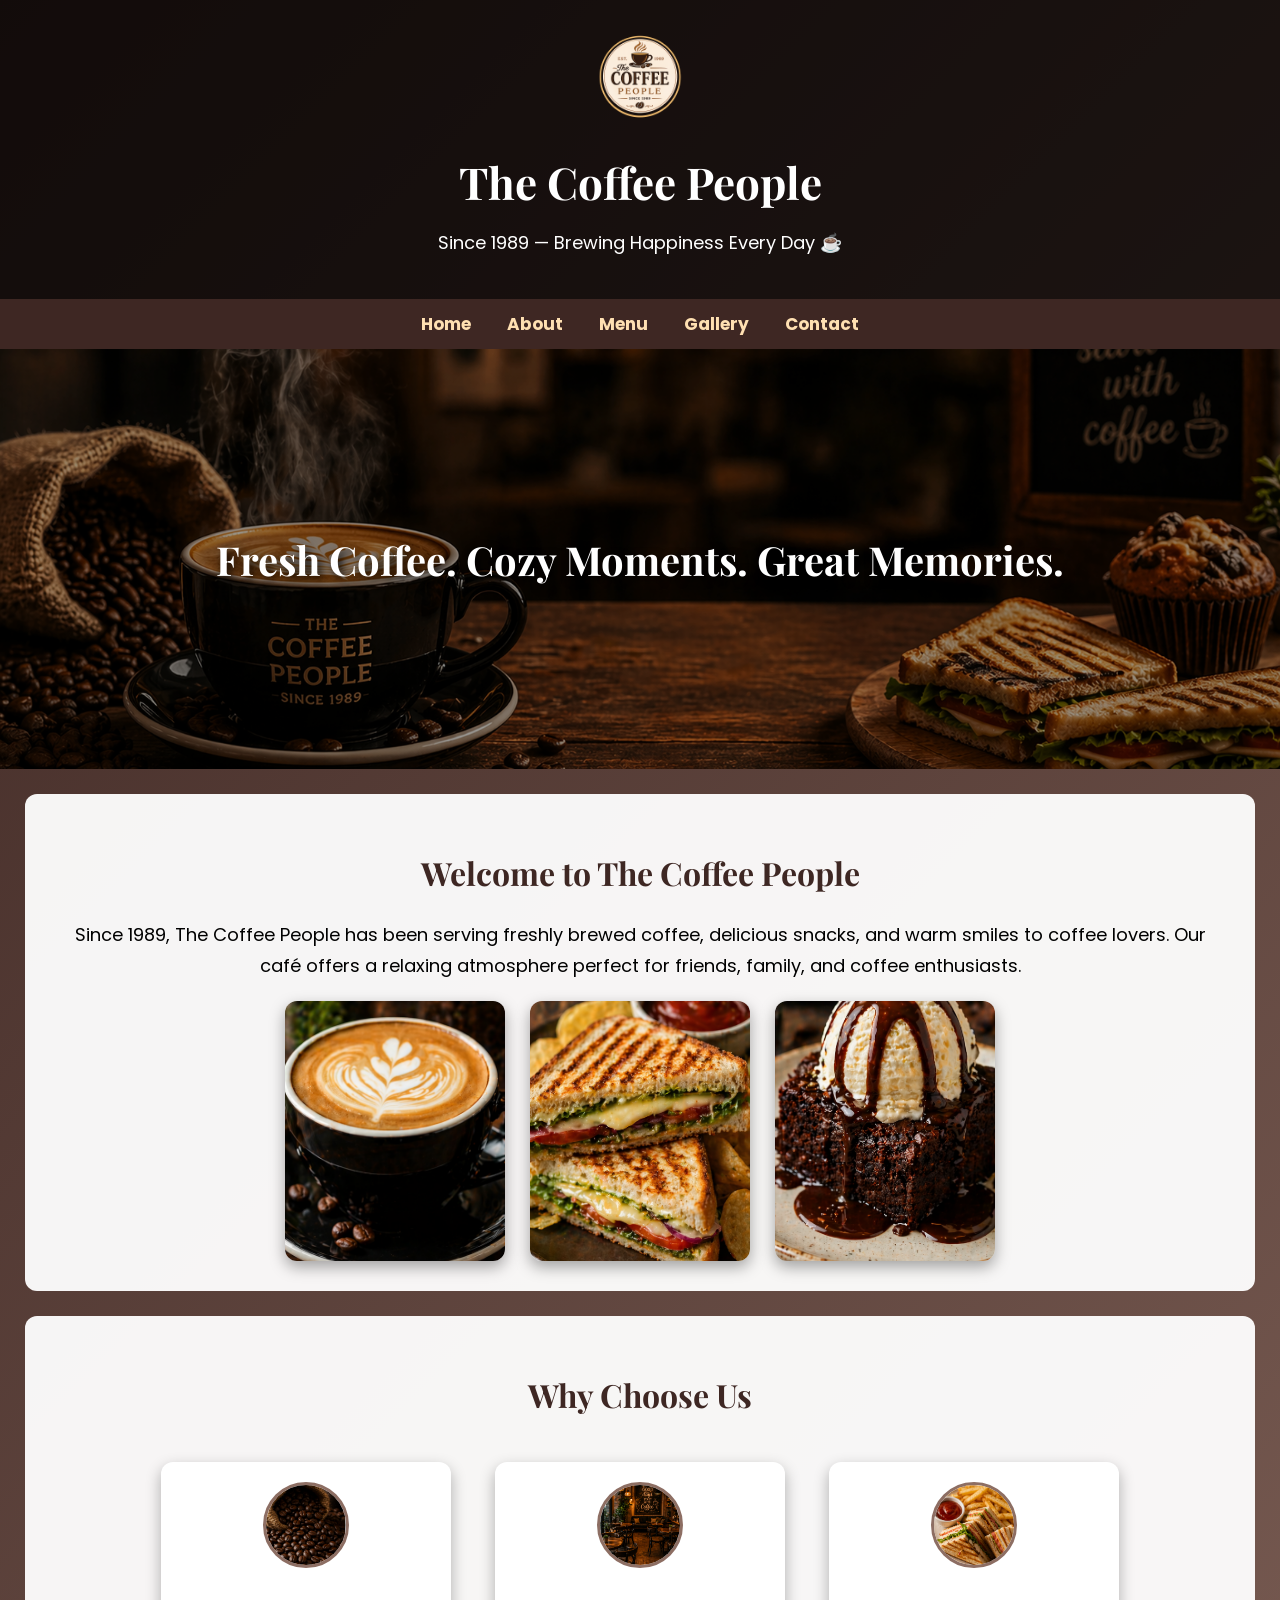
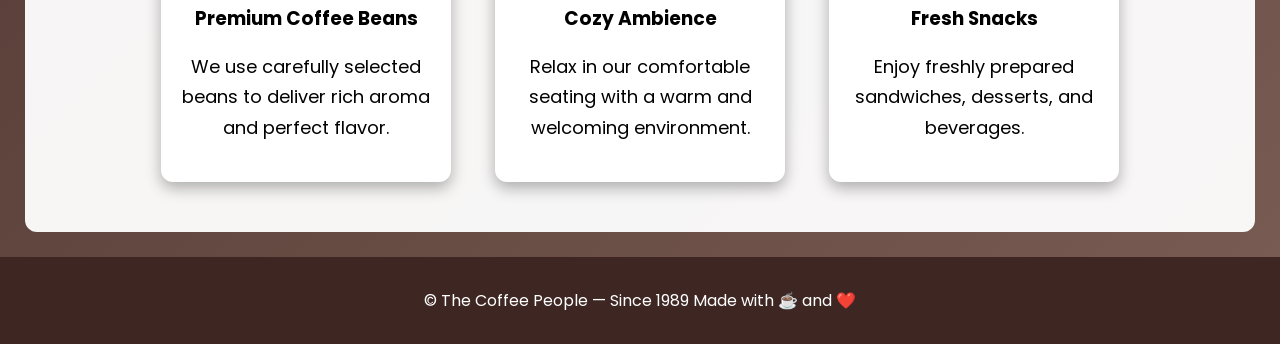
<file: index.html>
<!DOCTYPE html>
<html>
<head>
<title>The Coffee People</title>
<link rel="stylesheet" href="style.css">
</head>
<body>
<!-- Header -->
<header>
<img src="images/logo.png" class="logo">
<h1>The Coffee People</h1>
<p>Since 1989 — Brewing Happiness Every Day ☕</p>
</header>
<!-- Navigation -->
<nav>
<a href="index.html">Home</a>
<a href="about.html">About</a>
<a href="menu.html">Menu</a>
<a href="gallery.html">Gallery</a>
<a href="contact.html">Contact</a>
</nav>
<!-- Hero Banner -->
<div class="hero">
<h2 class="hero-text">
Fresh Coffee. Cozy Moments. Great Memories.
</h2>
</div>
<!-- Welcome Section -->
<div class="container">
<h2>Welcome to The Coffee People</h2>
<p>
Since 1989, The Coffee People has been serving
freshly brewed coffee, delicious snacks, and
warm smiles to coffee lovers.
  
Our café offers a relaxing atmosphere perfect
for friends, family, and coffee enthusiasts.
</p>
<!-- Food Images Row -->
<div class="food-row">
<img src="images/cafe1.png">
<img src="images/cafe2.png">
<img src="images/cafe3.png">
</div>
</div>
<!-- Highlights Section -->
<div class="container">
<h2>Why Choose Us</h2>
<div class="card">
<img src="images/beans.jpg" class="feature-img">
<h3>Premium Coffee Beans</h3>
<p>
We use carefully selected beans to deliver
rich aroma and perfect flavor.
</p>
</div>
<div class="card">
<img src="images/ambience.jpg" class="feature-img">
<h3>Cozy Ambience</h3>
<p>
Relax in our comfortable seating
with a warm and welcoming environment.
</p>
</div>  
<div class="card">
<img src="images/snacks.jpg" class="feature-img">
<h3>Fresh Snacks</h3>
<p>
Enjoy freshly prepared sandwiches,
desserts, and beverages.
</p>
</div>
</div>
<!-- Footer -->
<footer>
<p>
© The Coffee People — Since 1989  
Made with ☕ and ❤️
</p>
</footer>
</body>
</html>
</file>
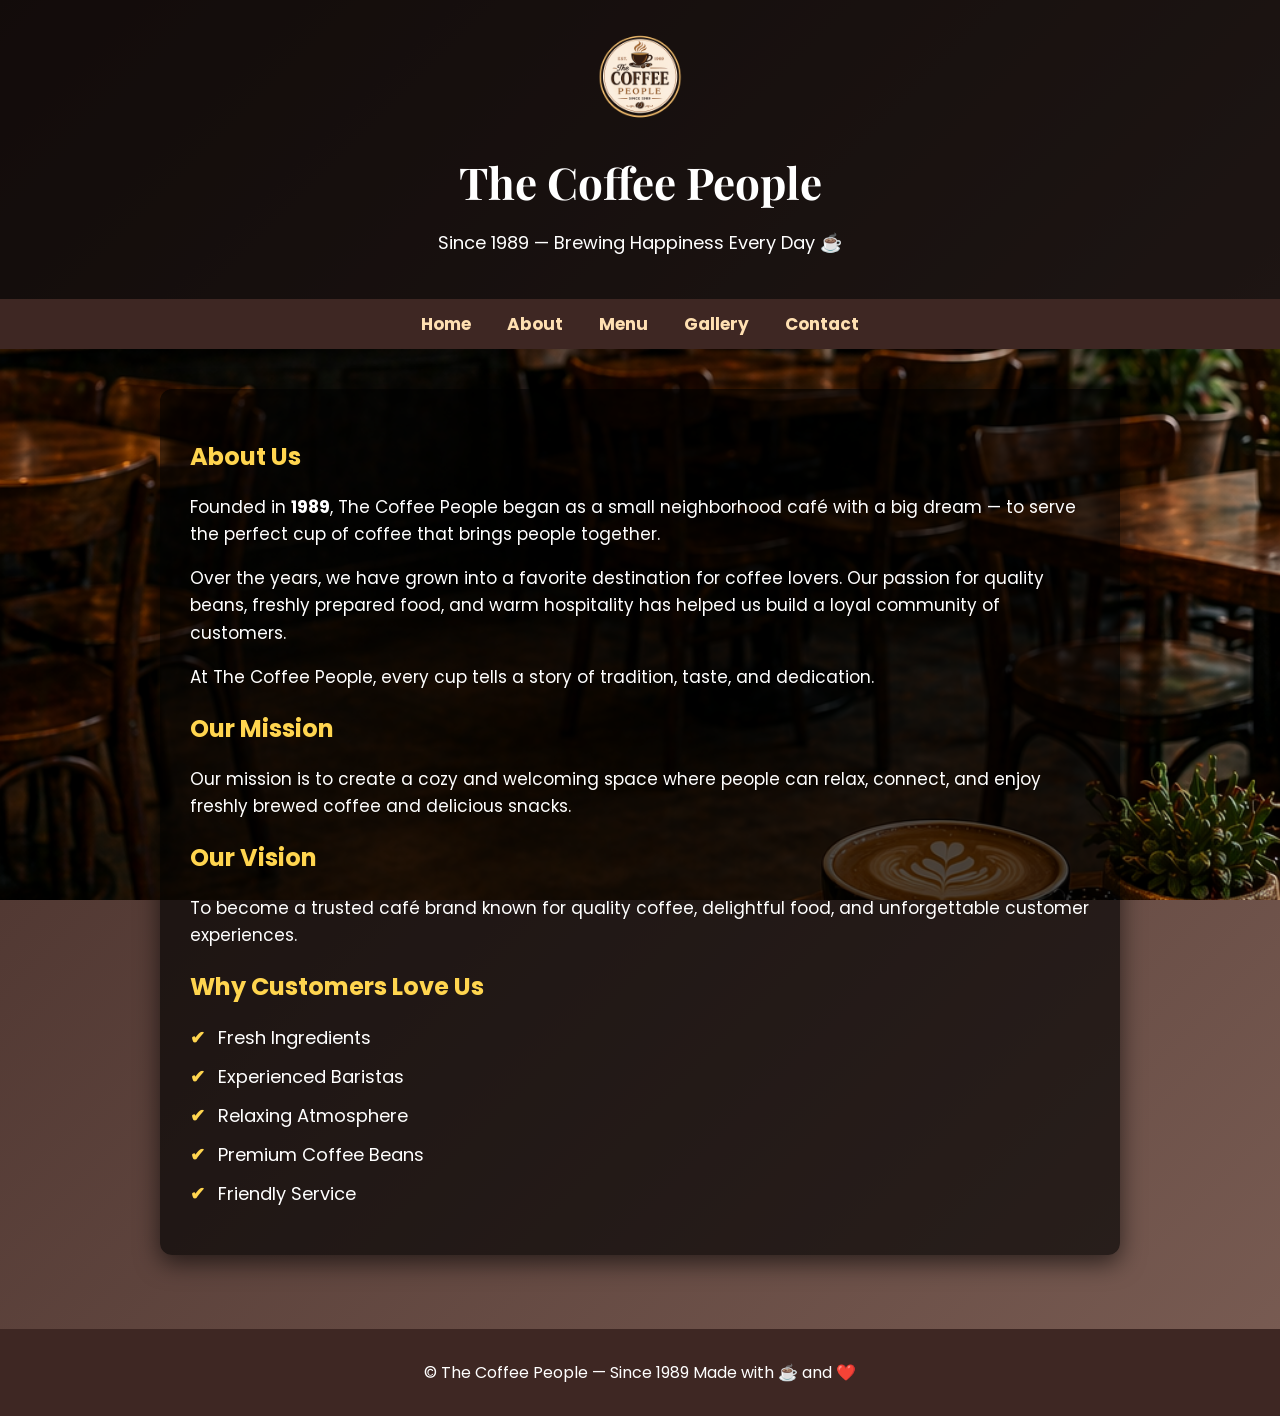
<file: about.html>
<!DOCTYPE html>
<html>
<head>
<title>About - The Coffee People</title>
<link rel="stylesheet" href="style.css">
</head>
<body>
<header>
<img src="images/logo.png" class="logo">
<h1>The Coffee People</h1>
<p>Since 1989 — Brewing Happiness Every Day ☕</p>
</header>
<nav>
<a href="index.html">Home</a>
<a href="about.html">About</a>
<a href="menu.html">Menu</a>
<a href="gallery.html">Gallery</a>
<a href="contact.html">Contact</a>
</nav>
<!-- Background Section -->
<div class="about-bg">
<div class="about-content">
<h2>About Us</h2>
<p>
Founded in <b>1989</b>, The Coffee People began as a
small neighborhood café with a big dream —
to serve the perfect cup of coffee that
brings people together.
</p>
<p>
Over the years, we have grown into a favorite
destination for coffee lovers. Our passion
for quality beans, freshly prepared food,
and warm hospitality has helped us build
a loyal community of customers.
</p>
<p>
At The Coffee People, every cup tells a story
of tradition, taste, and dedication.
</p>
<h2>Our Mission</h2>
<p>
Our mission is to create a cozy and welcoming
space where people can relax, connect,
and enjoy freshly brewed coffee and
delicious snacks.
</p>
<h2>Our Vision</h2>
<p>
To become a trusted café brand known for
quality coffee, delightful food,
and unforgettable customer experiences.
</p>
<h2>Why Customers Love Us</h2>
<ul class="love-list">
<li>Fresh Ingredients</li>
<li>Experienced Baristas</li>
<li>Relaxing Atmosphere</li>
<li>Premium Coffee Beans</li>
<li>Friendly Service</li>
</ul>
</div>
</div>
<footer>
<p>
© The Coffee People — Since 1989  
Made with ☕ and ❤️
</p>
</footer>
</body>
</html>
</file>
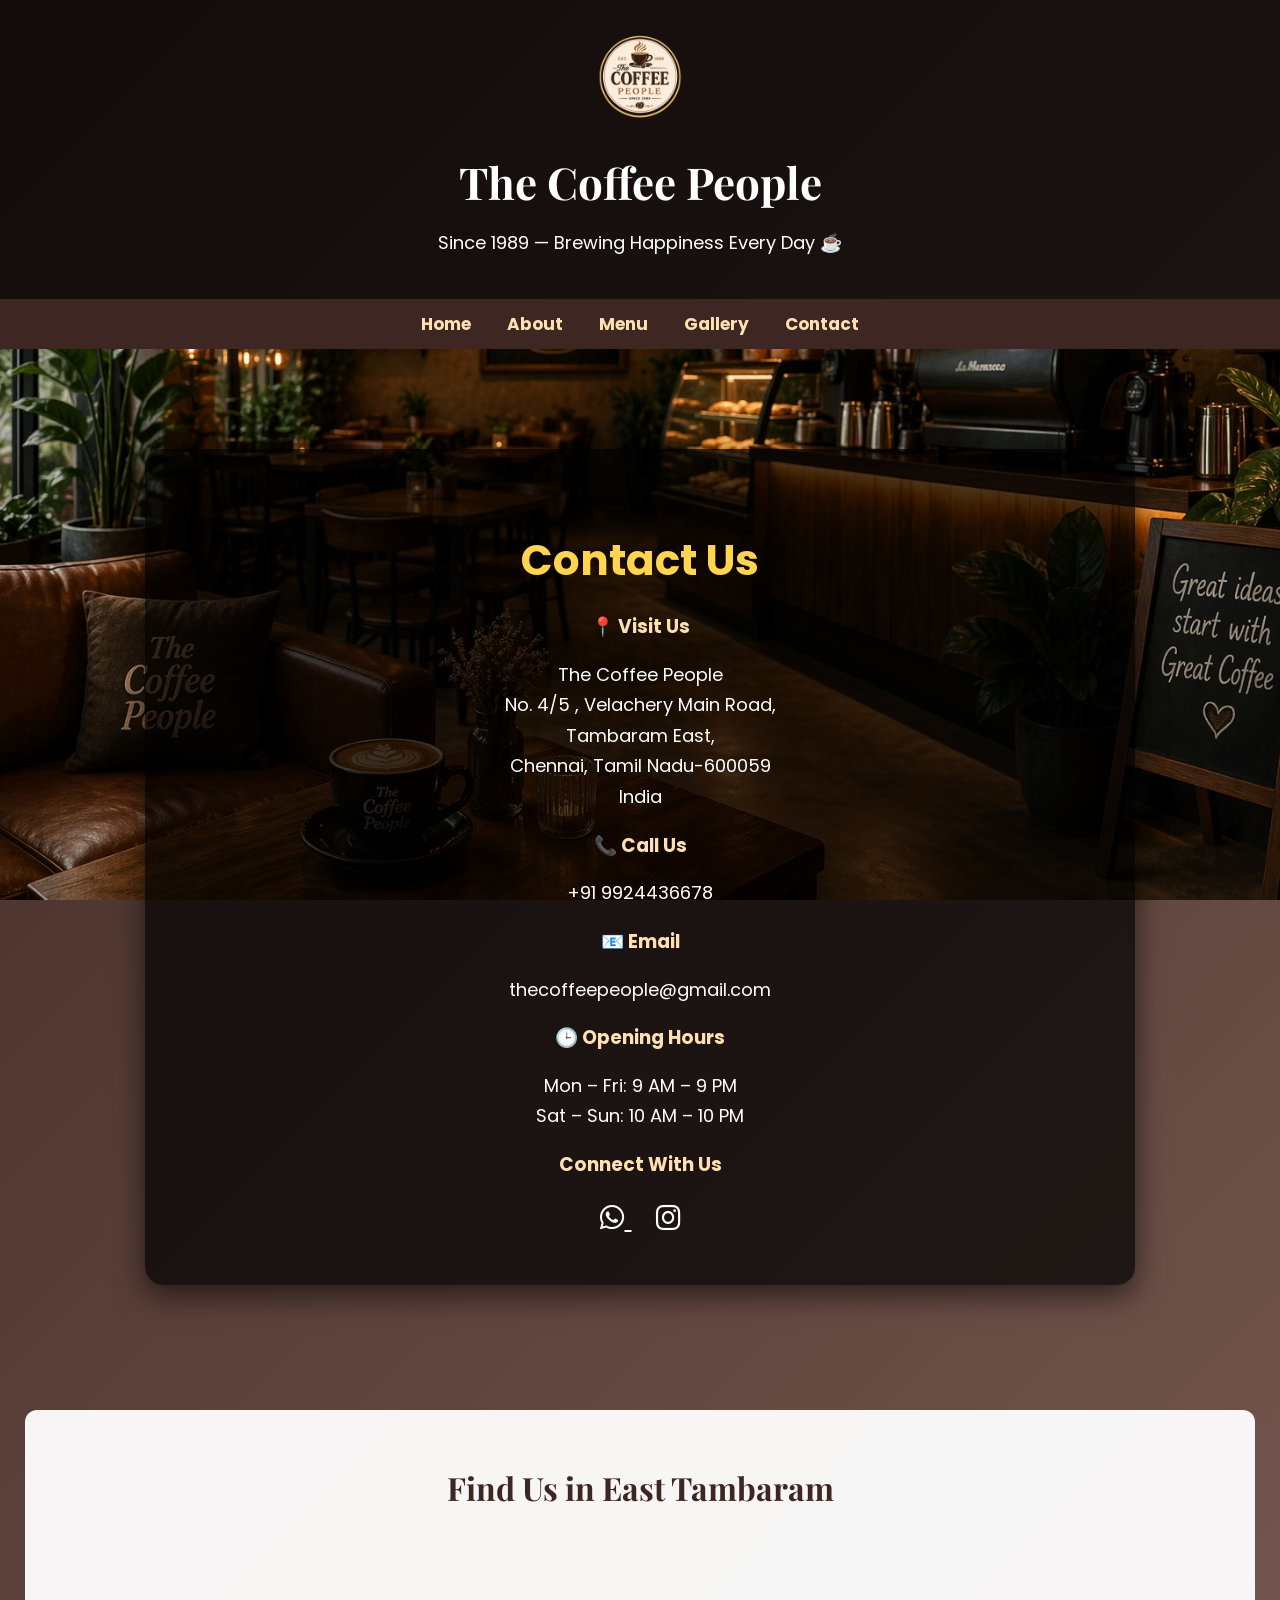
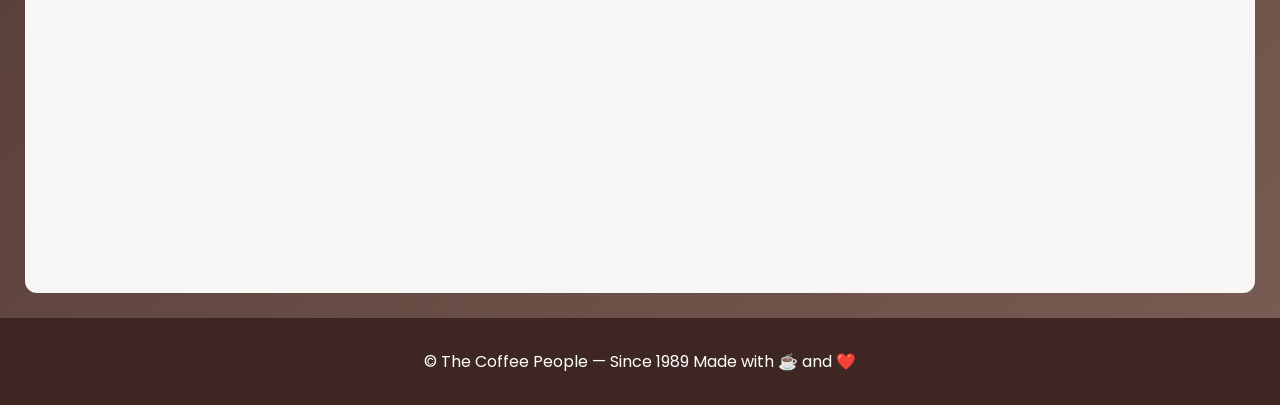
<file: contact.html>
<!DOCTYPE html>
<html>
<head>
<title>Contact - The Coffee People</title>
<link rel="stylesheet" href="style.css">
<!-- Icons Library -->
<link rel="stylesheet"
href="https://cdnjs.cloudflare.com/ajax/libs/font-awesome/6.5.0/css/all.min.css">
</head>
<body>
<header>
<img src="images/logo.png" class="logo">
<h1>The Coffee People</h1>
<p>Since 1989 — Brewing Happiness Every Day ☕</p>
</header>
<nav>
<a href="index.html">Home</a>
<a href="about.html">About</a>
<a href="menu.html">Menu</a>
<a href="gallery.html">Gallery</a>
<a href="contact.html">Contact</a>
</nav>
<!-- CONTACT BACKGROUND -->
<div class="contact-bg">
<div class="contact-overlay">
<h2>Contact Us</h2>
<h3>📍 Visit Us</h3>
<p>
The Coffee People<br>
No. 4/5 , Velachery Main Road,<br>
Tambaram East,<br>
Chennai, Tamil Nadu-600059<br>
India
</p>
<h3>📞 Call Us</h3>
<p>
+91 9924436678
</p>
<h3>📧 Email</h3>
<p>
thecoffeepeople@gmail.com
</p>
<h3>🕒 Opening Hours</h3>
<p>
Mon – Fri: 9 AM – 9 PM<br>
Sat – Sun: 10 AM – 10 PM
</p>
<!-- SOCIAL MEDIA -->
<h3>Connect With Us</h3>
<div class="social-icons">
<a href="#">
<i class="fab fa-whatsapp"></i>
</a>
<a href="#">
<i class="fab fa-instagram"></i>
</a>
</div>
</div>
</div>
<!-- MAP -->
<div class="container">
<h2>Find Us in East Tambaram</h2>
<div class="map-box">
<iframe 
src="https://www.google.com/maps?q=Tambaram,Chennai&output=embed"
width="100%" 
height="320"
style="border:0;"
allowfullscreen=""
loading="lazy">
</iframe>
</div>
</div>
<footer>
<p>
© The Coffee People — Since 1989  
Made with ☕ and ❤️
</p>
</footer>
</body>
</html>
</file>
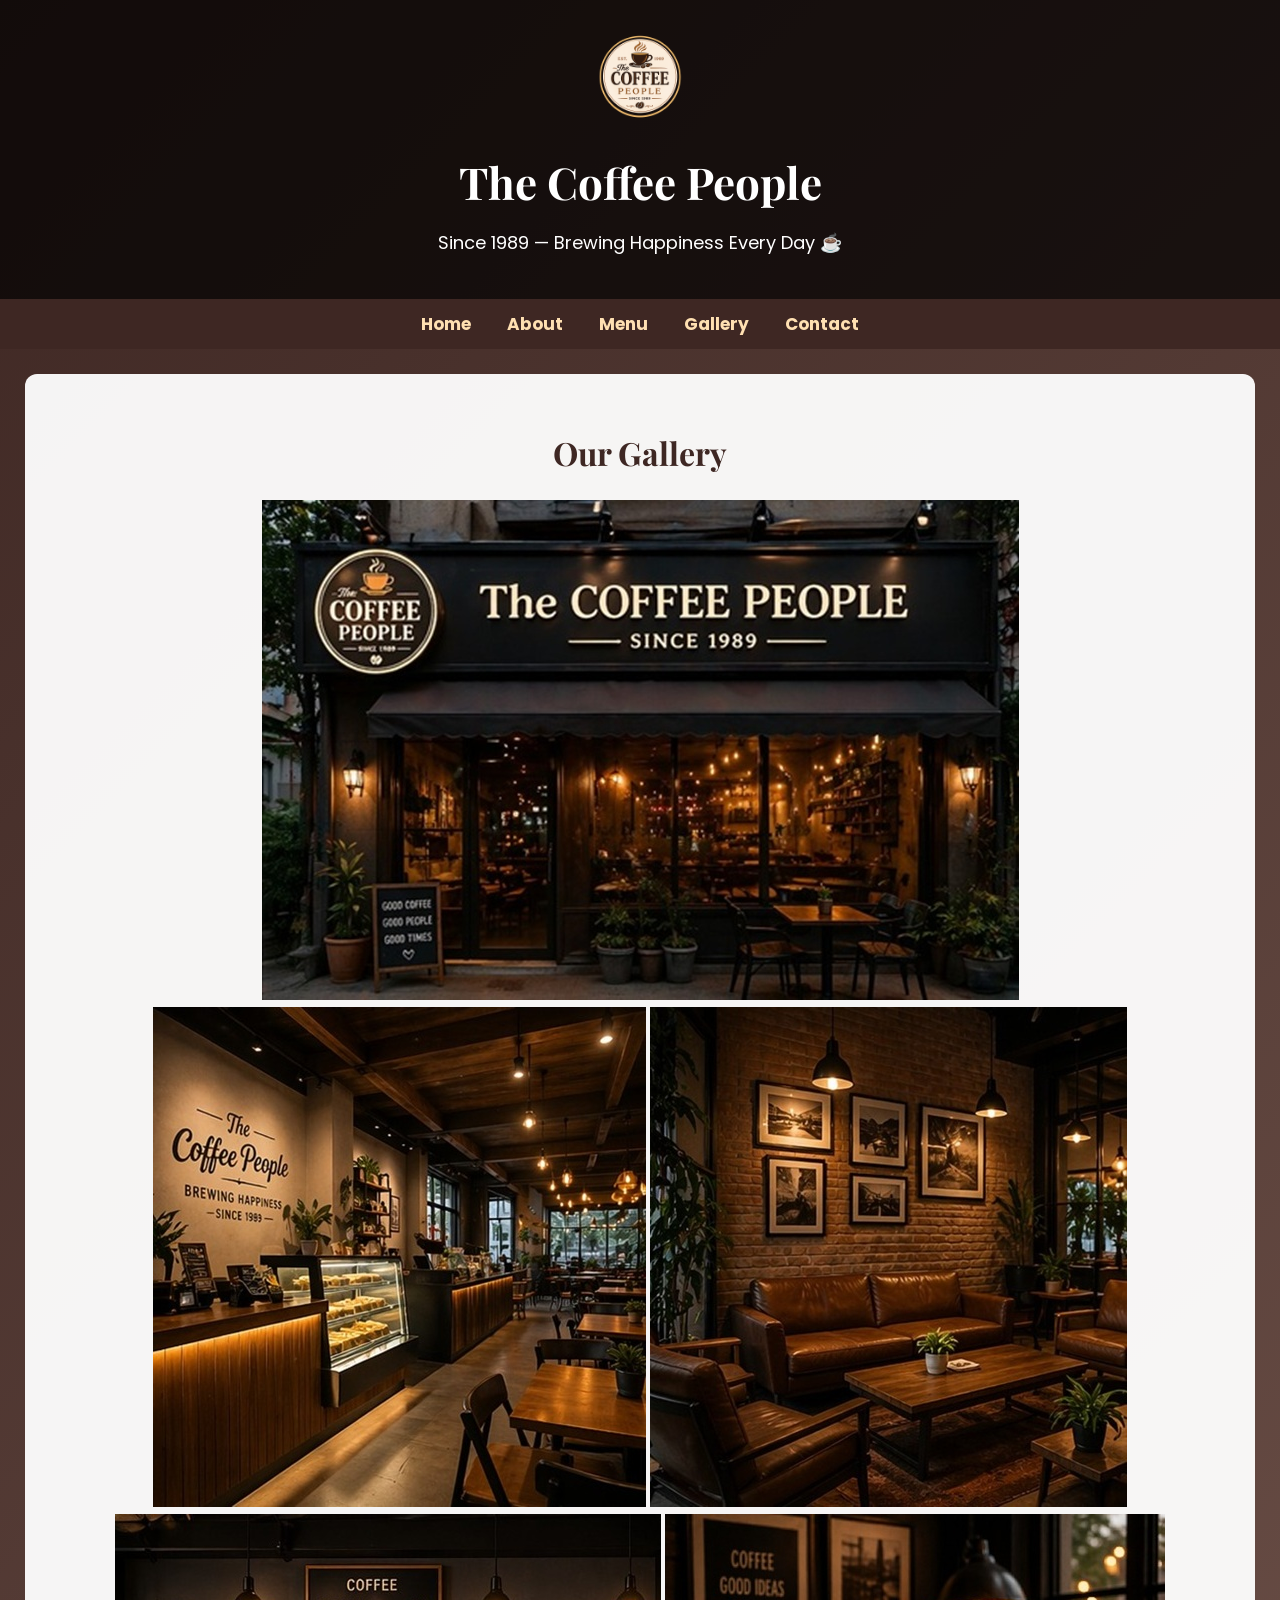
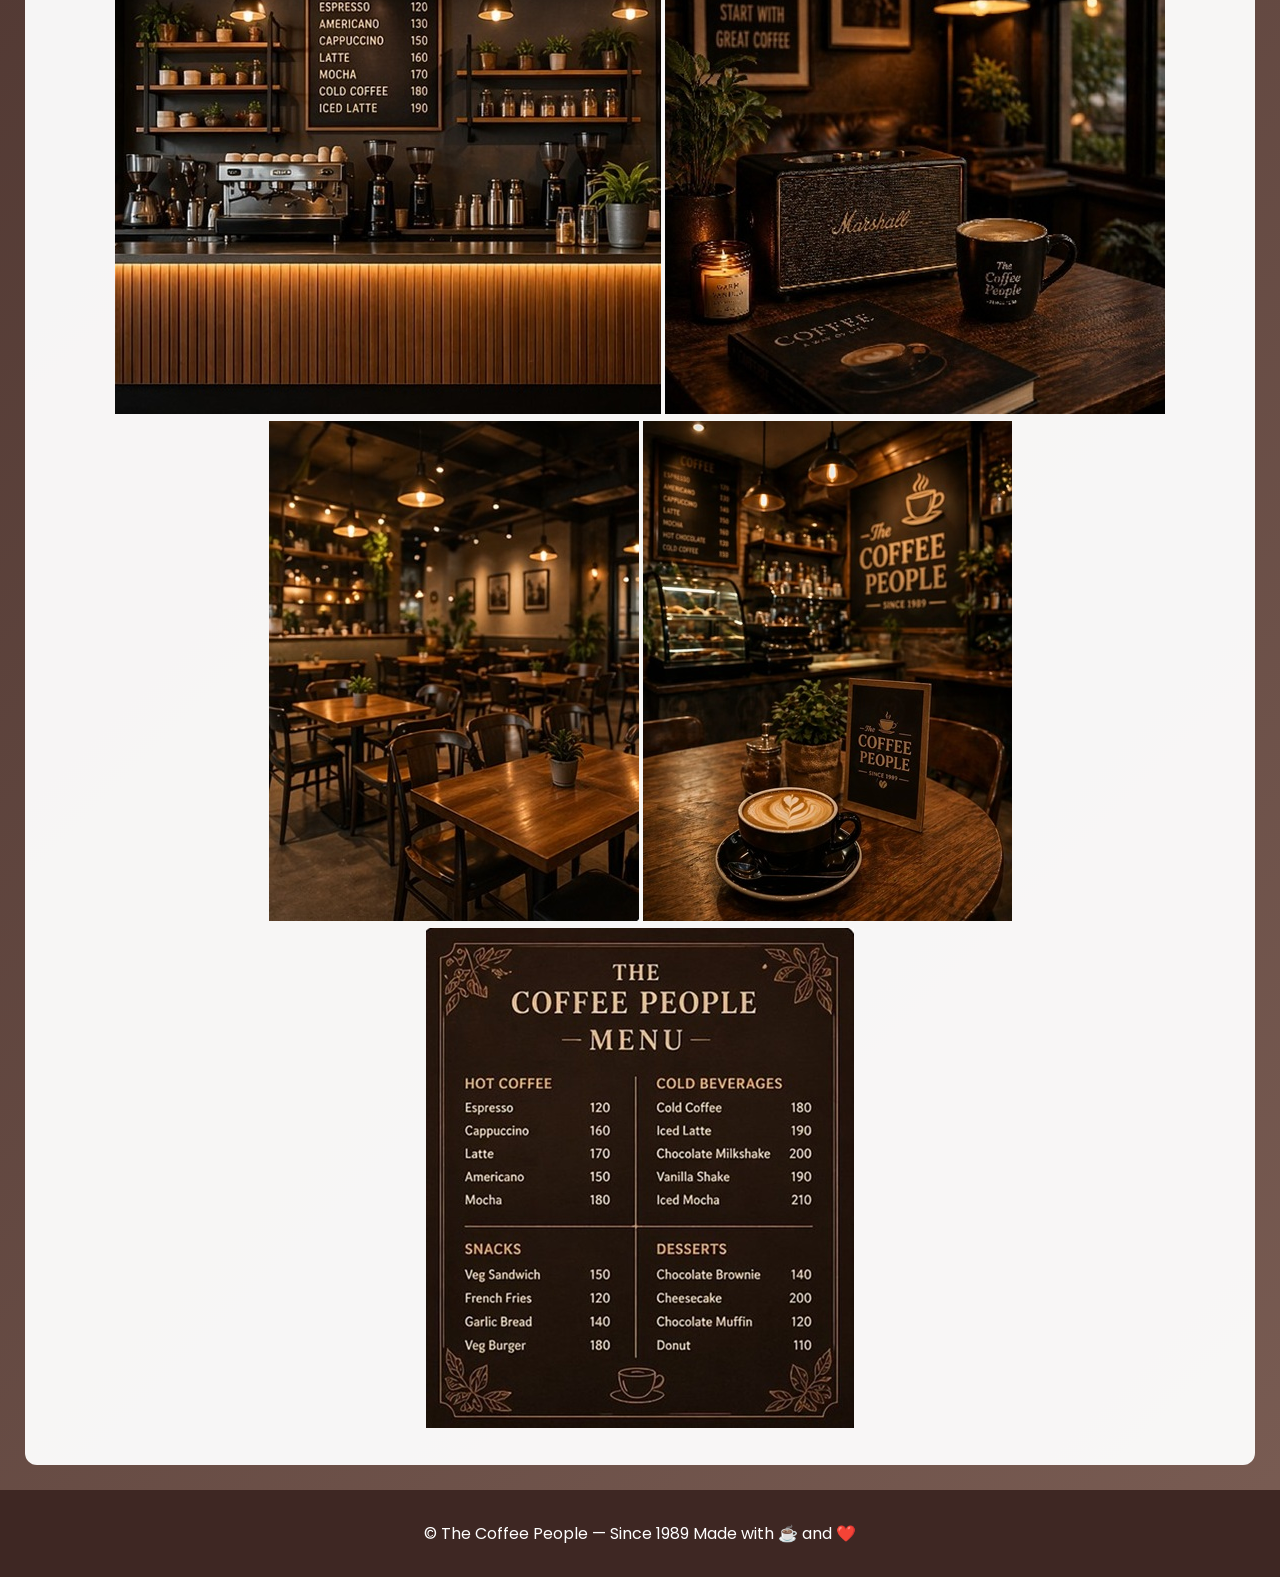
<file: gallery.html>
<!DOCTYPE html>
<html>
<head>
<title>Gallery - The Coffee People</title>
<link rel="stylesheet" href="style.css">
</head>
<body>
<!-- Header -->
<header>
<img src="images/logo.png" class="logo">
<h1>The Coffee People</h1>
<p>Since 1989 — Brewing Happiness Every Day ☕</p>
</header>
<!-- Navigation -->
<nav>
<a href="index.html">Home</a>
<a href="about.html">About</a>
<a href="menu.html">Menu</a>
<a href="gallery.html">Gallery</a>
<a href="contact.html">Contact</a>
</nav>
<!-- Gallery Section -->
<div class="container">
<h2>Our Gallery</h2>
<div class="gallery-grid">
<img src="images/gallery1.jpg">
<img src="images/gallery2.jpg">
<img src="images/gallery3.jpg">
<img src="images/gallery4.jpg">
<img src="images/gallery5.jpg">
<img src="images/gallery6.jpg">
<img src="images/gallery7.jpg">
<img src="images/gallery8.jpg">
</div>
</div>
<!-- Footer -->
<footer>
<p>
© The Coffee People — Since 1989  
Made with ☕ and ❤️
</p>
</footer>
</body>
</html>
</file>
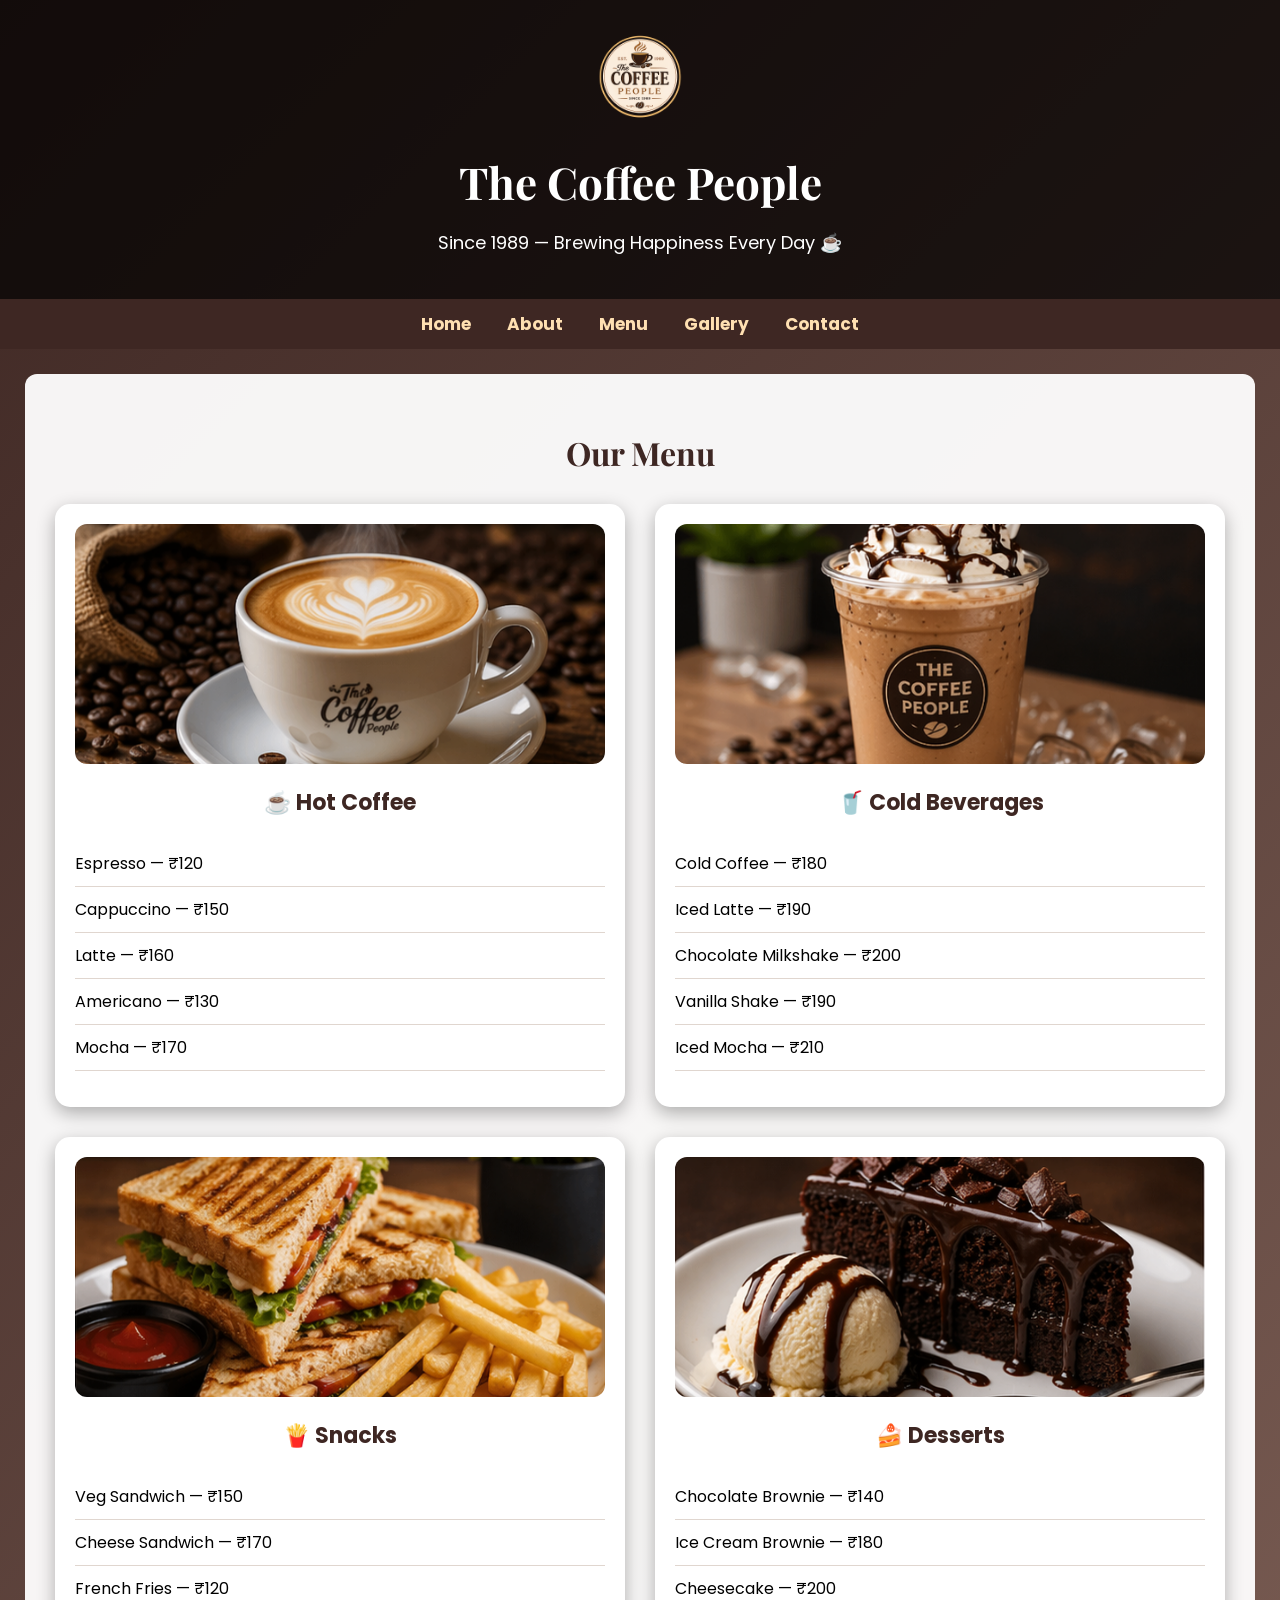
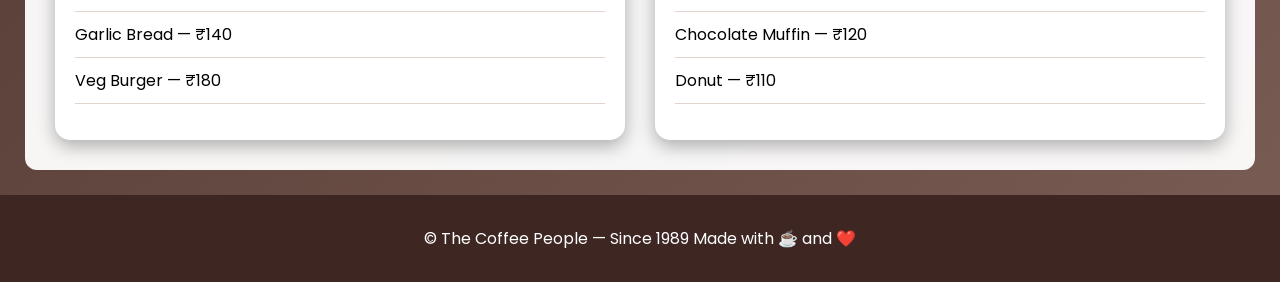
<file: menu.html>
<!DOCTYPE html>
<html>
<head>
<title>Menu - The Coffee People</title>
<link rel="stylesheet" href="style.css">
</head>
<body>
<!-- Header -->
<header>
<img src="images/logo.png" class="logo">
<h1>The Coffee People</h1>
<p>Since 1989 — Brewing Happiness Every Day ☕</p>
</header>
<!-- Navigation -->
<nav>
<a href="index.html">Home</a>
<a href="about.html">About</a>
<a href="menu.html">Menu</a>
<a href="gallery.html">Gallery</a>
<a href="contact.html">Contact</a>
</nav>
<!-- MENU SECTION -->
<div class="container">
<h2>Our Menu</h2>
<!-- IMPORTANT GRID WRAPPER -->
<div class="menu-grid">
<!-- Hot Coffee -->
<div class="menu-card">
<img src="images/hotcoffee.jpg">
<h3>☕ Hot Coffee</h3>
<ul>
<li>Espresso — ₹120</li>
<li>Cappuccino — ₹150</li>
<li>Latte — ₹160</li>
<li>Americano — ₹130</li>
<li>Mocha — ₹170</li>
</ul>
</div>
<!-- Cold Beverages -->
<div class="menu-card">
<img src="images/coldbeverages.jpg">
<h3>🥤 Cold Beverages</h3>
<ul>
<li>Cold Coffee — ₹180</li>
<li>Iced Latte — ₹190</li>
<li>Chocolate Milkshake — ₹200</li>
<li>Vanilla Shake — ₹190</li>
<li>Iced Mocha — ₹210</li>
</ul>
</div>
<!-- Snacks -->
<div class="menu-card">
<img src="images/snacks-menu.jpg">
<h3>🍟 Snacks</h3>
<ul>
<li>Veg Sandwich — ₹150</li>
<li>Cheese Sandwich — ₹170</li>
<li>French Fries — ₹120</li>
<li>Garlic Bread — ₹140</li>
<li>Veg Burger — ₹180</li>
</ul>
</div>
<!-- Desserts -->
<div class="menu-card">
<img src="images/desserts.jpg">
<h3>🍰 Desserts</h3>
<ul>
<li>Chocolate Brownie — ₹140</li>
<li>Ice Cream Brownie — ₹180</li>
<li>Cheesecake — ₹200</li>
<li>Chocolate Muffin — ₹120</li>
<li>Donut — ₹110</li>
</ul>
</div>
</div> <!-- menu-grid ends -->
</div> <!-- container ends -->
<!-- Footer -->
<footer>
<p>
© The Coffee People — Since 1989  
Made with ☕ and ❤️
</p>
</footer>
</body>
</html>
</file>
<file: style.css>
@import url('https://fonts.googleapis.com/css2?family=Playfair+Display:wght@600&family=Poppins:wght@400;500&display=swap');
/* Coffee Theme Styling */
body {
    margin: 0;
    font-family: 'Poppins', sans-serif;
    background: linear-gradient(-45deg,#3e2723,#5d4037,#8d6e63,#3e2723);
    background-size: 400% 400%;
    animation: coffeeBG 12s ease infinite;
}
/* Moving Background */
@keyframes coffeeBG {
    0% { background-position: 0% 50%; }
    50% { background-position: 100% 50%; }
    100% { background-position: 0% 50%; }
}
/* Header */
header {
    background: rgba(0,0,0,0.7);
    color: white;
    text-align: center;
    padding: 25px;
}
header h1 {
    font-family: 'Playfair Display', serif;
    font-size: 44px;
    margin: 0;
}
header p {
    font-size: 18px;
}
/* Logo */
.logo {
    width: 110px;
    height: auto;
    margin-bottom: 10px;
}
/* Navigation */
nav {
    background: #3e2723;
    text-align: center;
    padding: 12px;
}
nav a {
    color: #ffe0b2;
    margin: 16px;
    text-decoration: none;
    font-weight: bold;
    font-size: 17px;
}
nav a:hover {
    color: #ffd54f;
}
/* Hero Banner (FIXED) */
.hero {
    height: 420px;
    background-image: url("images/hero.jpg");
    background-size: cover;
    background-position: center;
    background-repeat: no-repeat;
    display: flex;
    align-items: center;
    justify-content: center;
    position: relative;
}
/* Dark Overlay */
.hero::before {
    content: "";
    position: absolute;
    width: 100%;
    height: 100%;
    background: rgba(0,0,0,0.4);
}
/* Hero Text */
.hero-text {
    font-family: 'Playfair Display', serif;
    font-size: 40px;
    color: white;
    text-align: center;
    text-shadow: 3px 3px 10px black;
    z-index: 1;
}
/* Container */
.container {
    background: rgba(255,255,255,0.95);
    margin: 25px;
    padding: 30px;
    border-radius: 12px;
    text-align: center;
}
.container h2 {
    font-family: 'Playfair Display', serif;
    font-size: 32px;
    color: #3e2723;
}
.container p {
    font-size: 18px;
    line-height: 1.7;
}
/* Food Images Row */
.food-row {
    display: flex;
    justify-content: center;
    gap: 25px;
    flex-wrap: wrap;
    margin-top: 20px;
}
.food-row img {
    width: 220px;
    height: 260px;
    object-fit: cover;
    border-radius: 12px;
    box-shadow: 0 6px 15px rgba(0,0,0,0.35);
    transition: transform 0.3s ease;
}
.food-row img:hover {
    transform: scale(1.05);
}
/* Cards Section */
.card {
    display: inline-block;
    width: 250px;
    margin: 20px;
    padding: 20px;
    background: white;
    border-radius: 12px;
    box-shadow: 0 6px 15px rgba(0,0,0,0.3);
}
/* Feature Images*/
.feature-img {
    width: 80px;
    height: 80px;
    object-fit: cover;
    border-radius: 50%;
    border: 3px solid #8d6e63;
    margin-bottom: 10px;
}
/* About Page Background */
.about-bg {
    background-image: url('images/about-bg.jpg');
    background-size: cover;
    background-position: center;
    background-attachment: fixed;
    min-height: 100vh;
    padding: 40px 20px;
}
/* About Text Overlay */
.about-content {
    background: rgba(0,0,0,0.65);
    color: white;
    padding: 30px;
    border-radius: 12px;
    max-width: 900px;
    margin: auto;
    box-shadow: 0 8px 25px rgba(0,0,0,0.6);
}
.about-content h2 {
    color: #ffd54f;
}
.about-content p {
    font-size: 17px;
    line-height: 1.6;
}
/* Love List*/
.love-list {
    list-style: none;
    padding-left: 0;
    font-size: 18px;
}
.love-list li {
    margin: 12px 0;
    color: white;
    position: relative;
    padding-left: 28px;
}
.love-list li::before {
    content: "✔";
    position: absolute;
    left: 0;
    color: #ffd54f;
    font-weight: bold;
}
/* Footer */
footer {
    background: #3e2723;
    color: white;
    text-align: center;
    padding: 15px;
}
/* ================= MENU PAGE STYLING ================= */
/* Menu Section Layout */
.menu-section {
    display: flex;
    justify-content: center;
    align-items: center;
    gap: 40px;
    flex-wrap: wrap;
    margin-top: 20px;
}
/* Menu Category Image */
.menu-img {
    width: 250px;
    height: 250px;
    object-fit: cover;
    border-radius: 15px;
    box-shadow: 0 6px 15px rgba(0,0,0,0.4);
}
/* Menu List */
.menu-list {
    list-style: none;
    padding: 0;
    font-size: 18px;
    text-align: left;
    min-width: 250px;
}
/* Menu Items */
.menu-list li {
    padding: 10px 0;
    border-bottom: 1px dashed #8d6e63;
}
/* Hover effect */
.menu-list li:hover {
    color: #3e2723;
    font-weight: bold;
}
/* ===== MENU GRID LAYOUT ===== */
.menu-grid {
    display: grid;
    grid-template-columns: repeat(2, 1fr);
    gap: 30px;
    margin-top: 30px;
}
/* Menu Cards */
.menu-card {
    background: white;
    padding: 20px;
    border-radius: 15px;
    box-shadow: 0 6px 18px rgba(0,0,0,0.3);
    transition: transform 0.3s ease,
                box-shadow 0.3s ease;
}
/* Hover Pop-up Effect */
.menu-card:hover {
    transform: scale(1.05);
    box-shadow: 0 12px 28px rgba(0,0,0,0.4);
}
/* Menu Images */
.menu-card img {
    width: 100%;
    height: 240px;  
    object-fit: cover;
    border-radius: 12px;
}
/* Menu Titles */
.menu-card h3 {
    margin-top: 15px;
    color: #3e2723;
    font-size: 22px;
}
/* Menu List */
.menu-card ul {
    list-style: none;
    padding: 0;
    margin-top: 10px;
}
.menu-card ul li {
    padding: 10px 0;
    display: flex;
    justify-content: space-between;
    font-size: 16px;
    border-bottom: 1px solid #e0d6cf;
}
/* Responsive Mobile */
@media (max-width: 768px) {
.menu-grid {
    grid-template-columns: 1fr;
}
}
/* ===== CONTACT PAGE ===== */
.contact-grid {
    display: grid;
    grid-template-columns: repeat(2, 1fr);
    gap: 30px;
    margin-top: 20px;
}
/* Contact Info */
.contact-info {
    text-align: left;
    font-size: 17px;
}
.contact-info h3 {
    color: #3e2723;
    margin-top: 15px;
}
/* Contact Form */
.contact-form {
    text-align: left;
}
.contact-form input,
.contact-form textarea {
    width: 100%;
    padding: 10px;
    margin: 8px 0;
    border-radius: 8px;
    border: 1px solid #ccc;
    font-size: 15px;
}
/* Button */
.contact-form button {
    background: #3e2723;
    color: white;
    padding: 12px 20px;
    border: none;
    border-radius: 8px;
    cursor: pointer;
    font-size: 16px;
}
.contact-form button:hover {
    background: #5d4037;
}
/* Map */
.map-box {
    margin-top: 20px;
}
/* Mobile Responsive */
@media (max-width: 768px) {
.contact-grid {
    grid-template-columns: 1fr;
}
}
/* ===== CONTACT BACKGROUND STYLE ===== */
.contact-bg {
    background-image: url("images/contact-bg.jpg");
    background-size: cover;
    background-position: center;
    background-attachment: fixed;
    padding: 80px 20px;
}
/* Overlay Box */
.contact-overlay {
    background: rgba(0,0,0,0.65);
    color: white;
    padding: 35px;
    border-radius: 15px;
    max-width: 700px;
    margin: auto;
    text-align: center;
    box-shadow: 0 8px 25px rgba(0,0,0,0.5);
}
/* Contact Headings */
.contact-overlay h2 {
    font-size: 42px;
    color: #ffd54f;
    margin-bottom: 20px;
}
.contact-overlay p {
    font-size: 18px;
    line-height: 1.7;
}
.contact-overlay h3 {
    margin-top: 18px;
    color: #ffe0b2;
}
/* Map Box */
.map-box {
    margin-top: 20px;
}
/* ===== CONTACT BACKGROUND ===== */
.contact-bg {
    background-image: url("images/contact-bg.jpg");
    background-size: cover;
    background-position: center;
    background-repeat: no-repeat;
    min-height: 90vh;
    display: flex;
    align-items: center;
    justify-content: center;
    padding: 60px 20px;
}
/* Overlay Box */
.contact-overlay {
    background: rgba(0,0,0,0.7);
    color: white;
    padding: 45px;
    border-radius: 18px;
    max-width: 900px;  
    width: 90%;
    margin: 40px auto;
    text-align: center;
    box-shadow: 0 10px 30px rgba(0,0,0,0.6);
}
/* Social Icons */
.social-icons {
    margin-top: 15px;
}
.social-icons a {
    color: white;
    font-size: 28px;
    margin: 0 12px;
    transition: 0.3s;
}
/* WhatsApp */
.social-icons a:hover .fa-whatsapp {
    color: #25D366;
}
/* Instagram */
.social-icons a:hover .fa-instagram {
    color: #E1306C;
}
</file>
